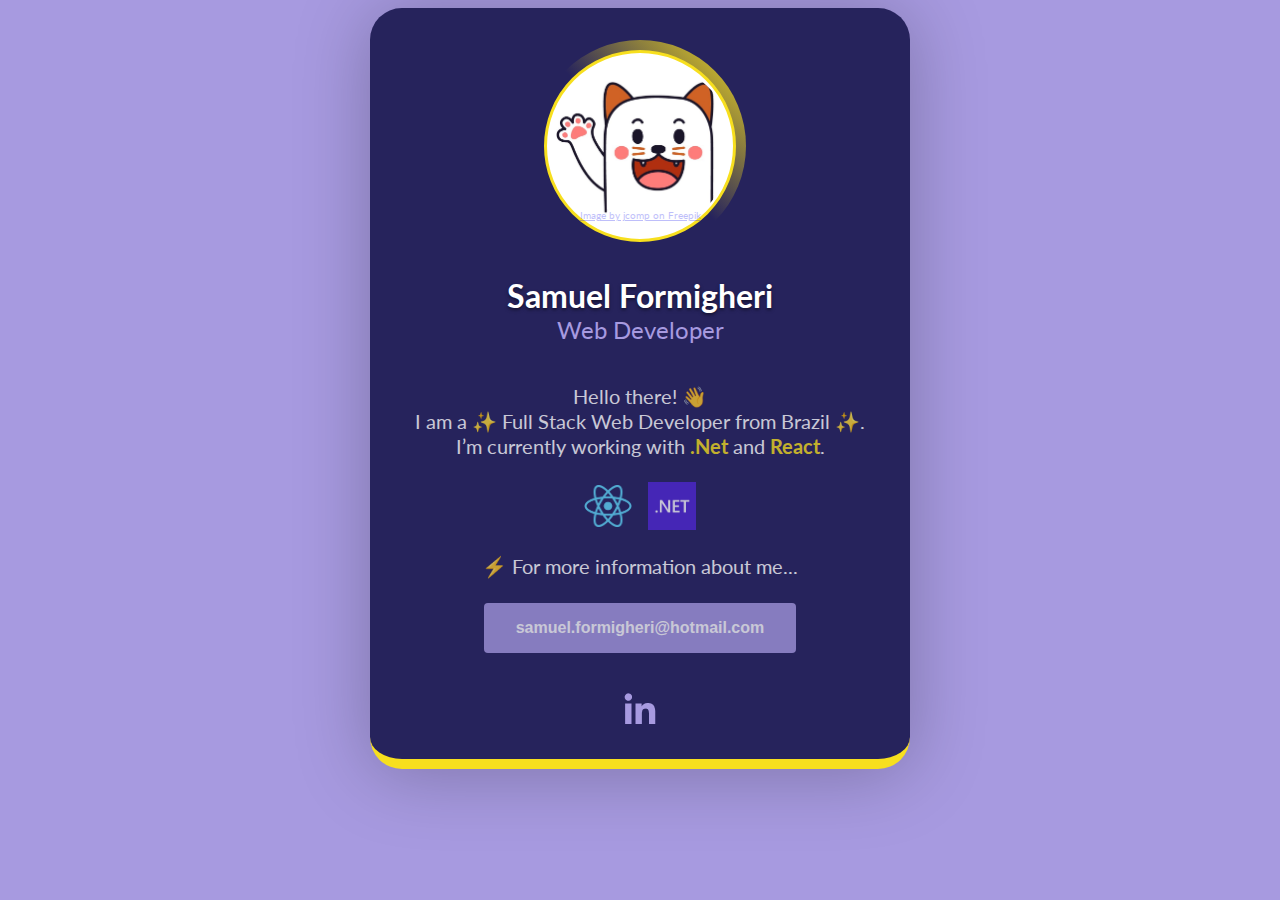
<file: index.html>
<!DOCTYPE html>
<html lang="en">

<head>
    <meta charset="UTF-8">
    <meta http-equiv="X-UA-Compatible" content="IE=edge">
    <meta name="viewport" content="width=device-width, initial-scale=1.0">
    <link rel="preconnect" href="https://fonts.googleapis.com" />
    <link rel="preconnect" href="https://fonts.gstatic.com" crossorigin />
    <link href="https://fonts.googleapis.com/css2?family=Lato:wght@400;700&display=swap" rel="stylesheet" />
    <link rel="stylesheet" href="styles.css">
    <title>Card</title>
</head>

<body>

    <div class="card-container">
        <div class="img-full-container">
            <div class="img-container">
                <img src="./imgs/cat.jpg" alt="Profile Picture" />
                <a class="img-credits-link"
                    href="https://www.freepik.com/free-vector/expression-emotion-concept-set-cat-character-diffetent-animal-emotions_18779007.htm#query=cat%20avatars&position=10&from_view=keyword">Image
                    by jcomp on Freepik
                </a>
            </div>
        </div>
        <header>
            <h2>
                Samuel Formigheri
            </h2>
            <h3>
                Web Developer
            </h3>
        </header>
        <main>
            <span>
                Hello there! 👋 <br />
                I am a ✨ Full Stack Web Developer from Brazil ✨. <br />
                I’m currently working with <strong>.Net</strong> and <strong>React</strong>. <br />
            </span>
            <div class="tech-imgs">
                <img src="./imgs/react.png" alt="React" width="48px" />
                <img src="./imgs/dotnet.png" alt=". Net" width="48px" />
            </div>
            <span> ⚡ For more information about me...</span>
            <button class="email-button">
                samuel.formigheri@hotmail.com
            </button>
        </main>
        <a href="https://www.linkedin.com/in/samuel-formigheri-573047128/" target="_blank" rel="noopener noreferrer">
            <img src="./imgs/linkedin.png" alt="Linkedin Icon" />
        </a>
    </div>


</body>

</html>
</file>
<file: styles.css>
* {
    box-sizing: border-box;
}

body {
    background: #A79AE0;
    color: #FFFFFF;
    font-family: 'Lato', sans-serif;
}

h2 {
    margin: 0;
    font-size: 2rem;
    text-shadow: 0px 2px 2px rgb(0 0 0 / 25%), 0px 2px 4px rgb(0 0 0 / 25%);
}

h3 {
    margin: 0;
    color: #A79AE0;
    font-style: normal;
    font-weight: 400;
    font-size: 1.5rem;
}

header {
    text-align: center;
}

.card-container {
    display: flex;
    flex-direction: column;
    align-items: center;
    max-width: 540px;
    margin: 0 auto;
    gap: 1.5rem;

    padding: 2rem 1rem;
    border-radius: 2rem;

    box-shadow: 0px 4px 75px rgba(0, 0, 0, 0.25);

    background: #26235C;

    border-bottom: 10px solid #F7DF1E;
}

.img-full-container {
    padding: 0.5rem;
    border-radius: 50%;
    border: 2px solid transparent;
    background: linear-gradient(45deg, #26235C, #26235C, #F7DF1E) border-box;
}

.card-container .img-container {
    position: relative;
    display: flex;
    align-items: center;
    justify-content: center;

    width: 12rem;
    height: 12rem;

    background: #FFF;
    border: 3px solid #F7DF1E;
    border-radius: 50%;
}

.card-container .img-container>img {
    width: 90%;
    border-radius: 35%;
    /* border-image: linear-gradient(90deg, #26235C, #26235C, #F7DF1E) 1;
    border-image-outset: 2rem; */
}

.img-credits-link {
    bottom: 18px;
    font-size: 10px;
    position: absolute;
    opacity: 0.25;
}

main {
    padding: 1rem;
    display: flex;
    flex-direction: column;
    opacity: 0.75;
    gap: 1.5rem;
    align-items: center;
}

main span {
    text-align: center;
    font-style: normal;
    font-weight: 400;
    font-size: 1.25rem;
}

main span strong {
    color: #F7DF1E;
}

main .tech-imgs {
    display: flex;
    align-items: center;
    justify-content: center;
    gap: 1rem;
}

button {
    background: #A79AE0;
    color: #FFFFFF;
    font-weight: bold;
    font-size: 1rem;
    border: none;
    border-radius: 0.25rem;
    padding: 1rem 2rem;
    width: fit-content;
}
</file>
